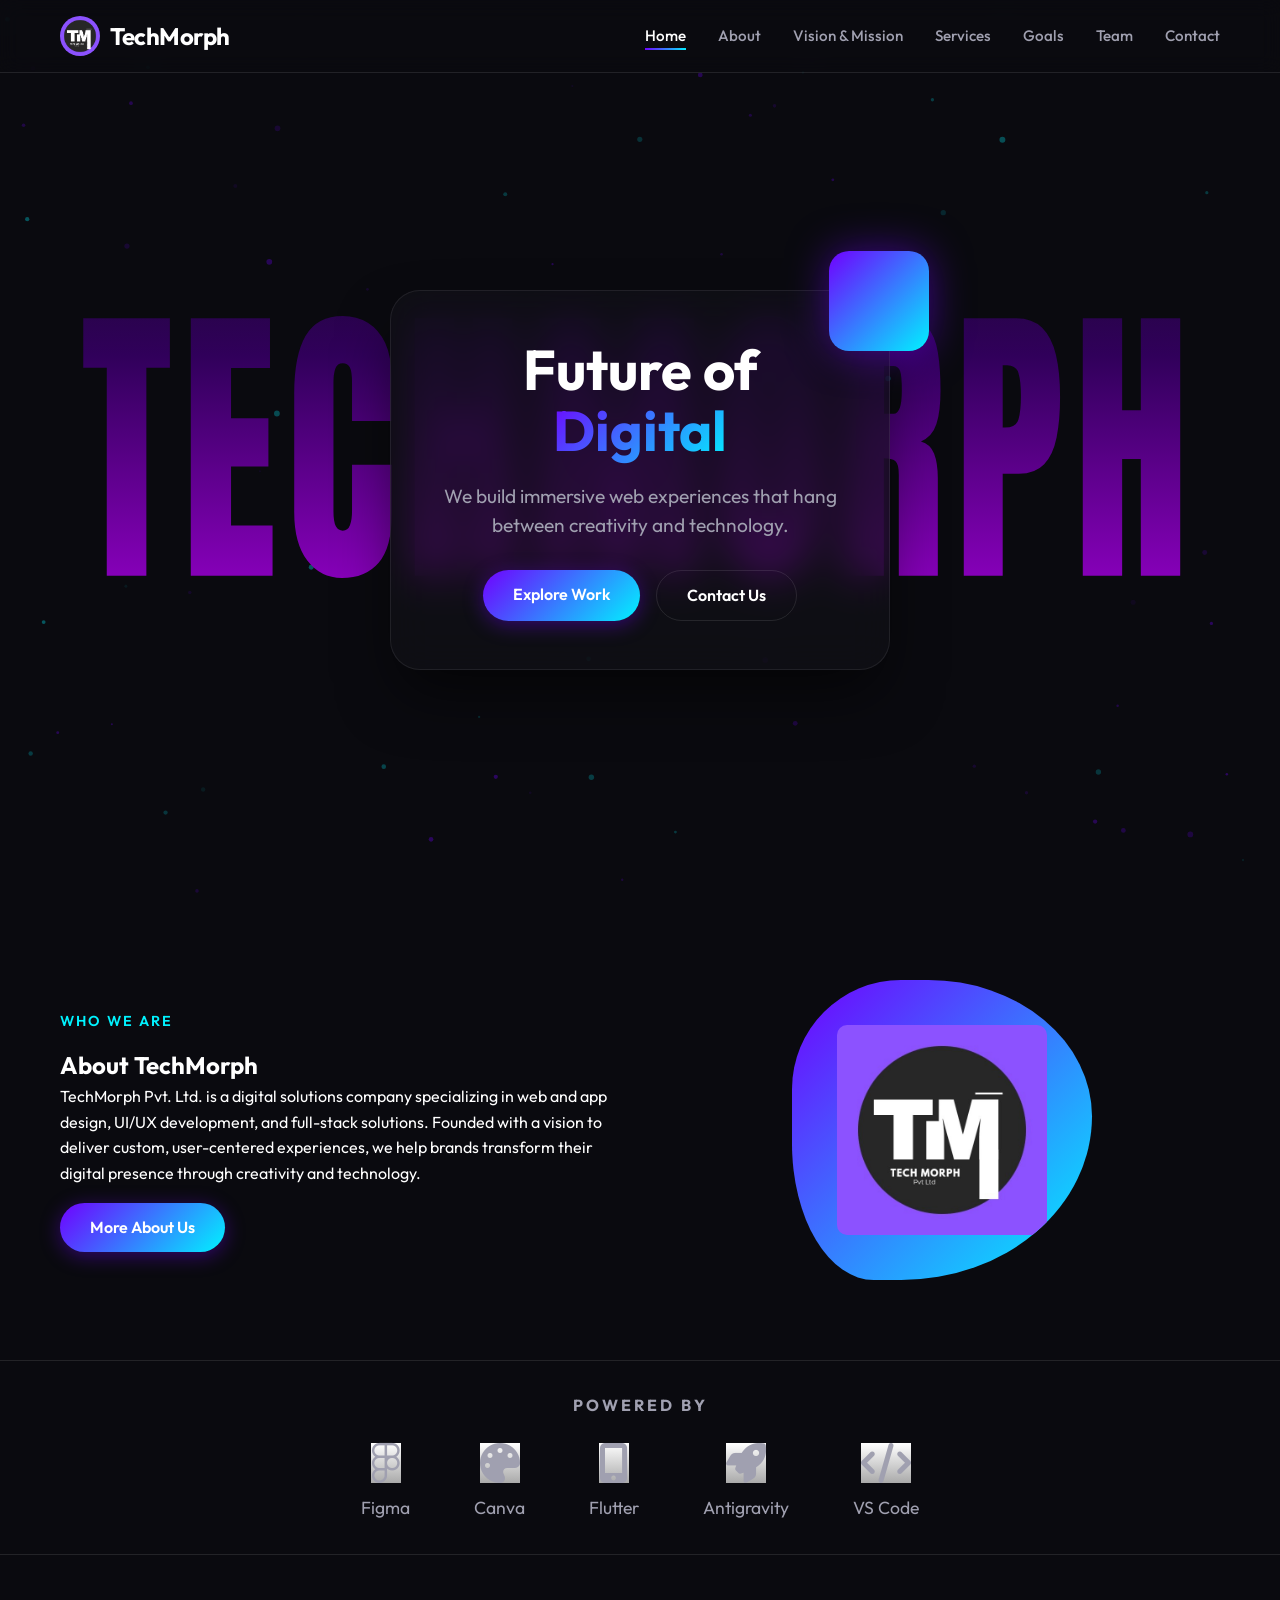
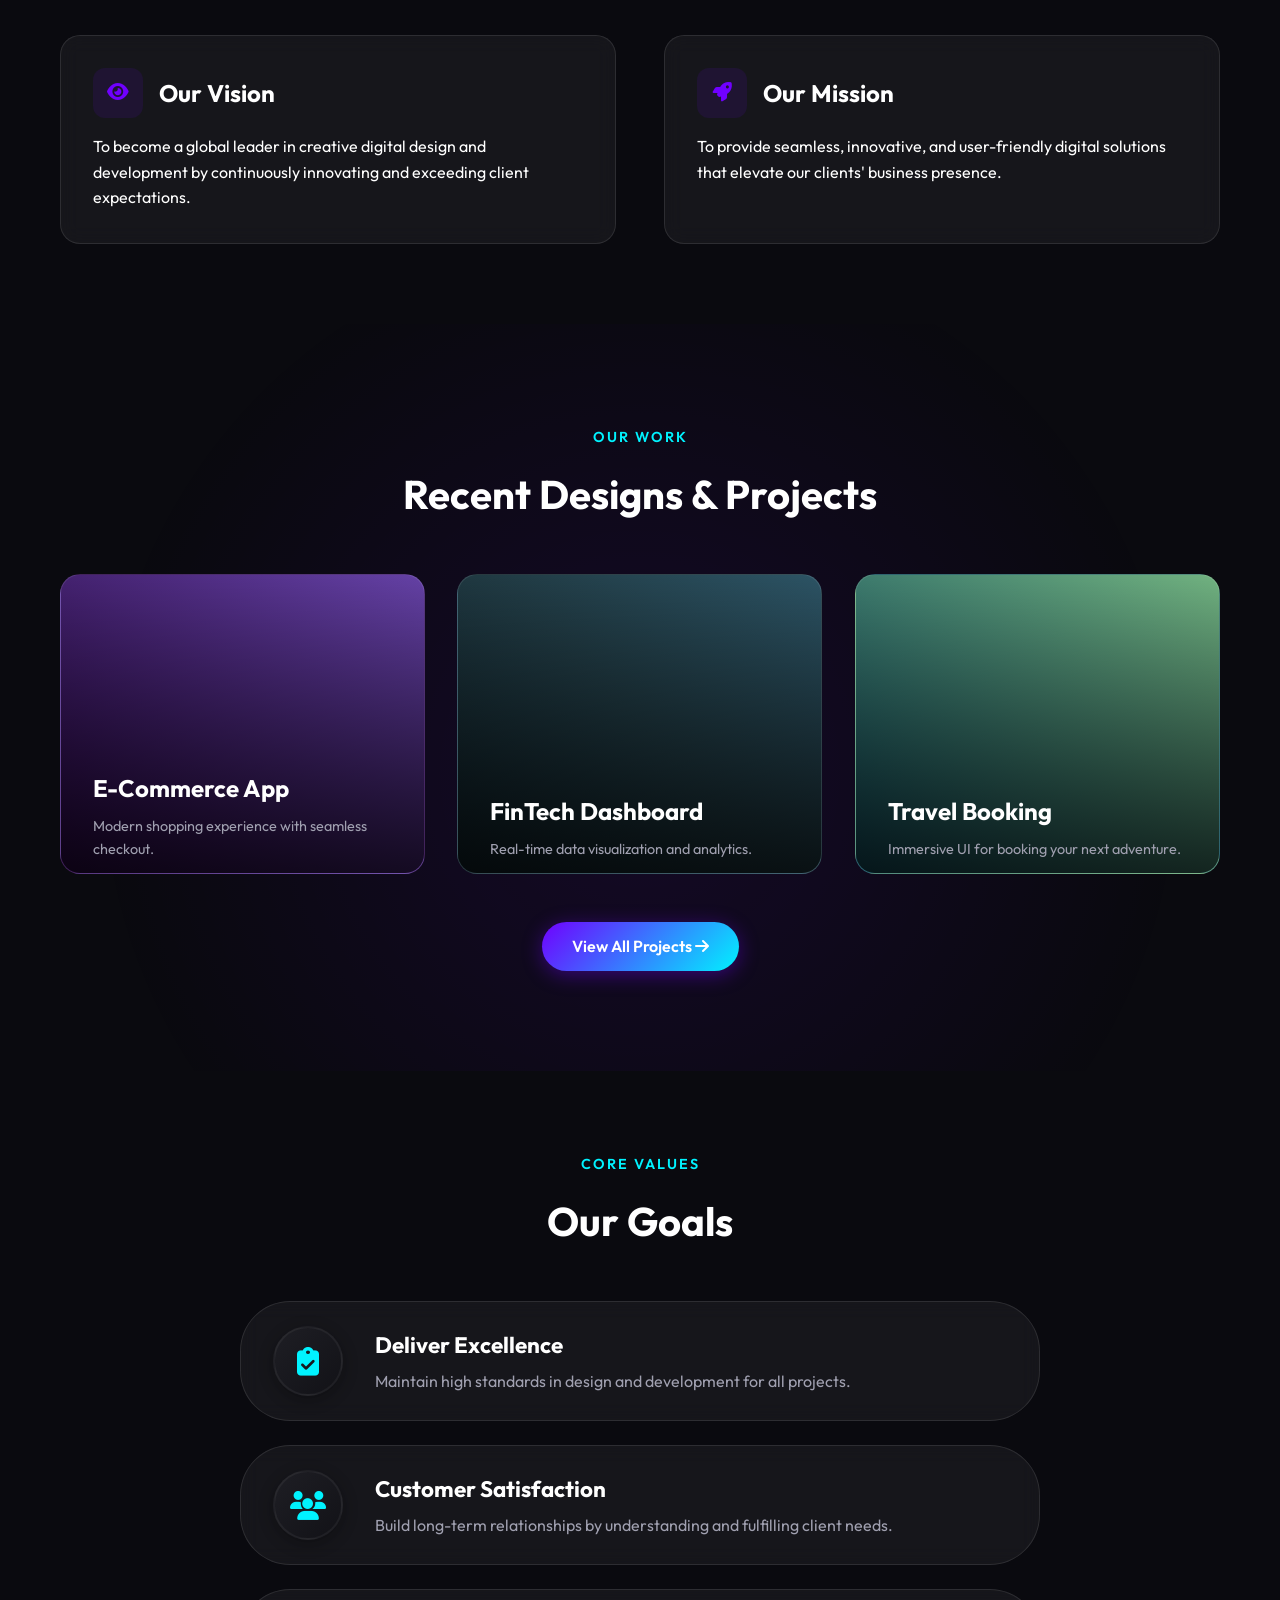
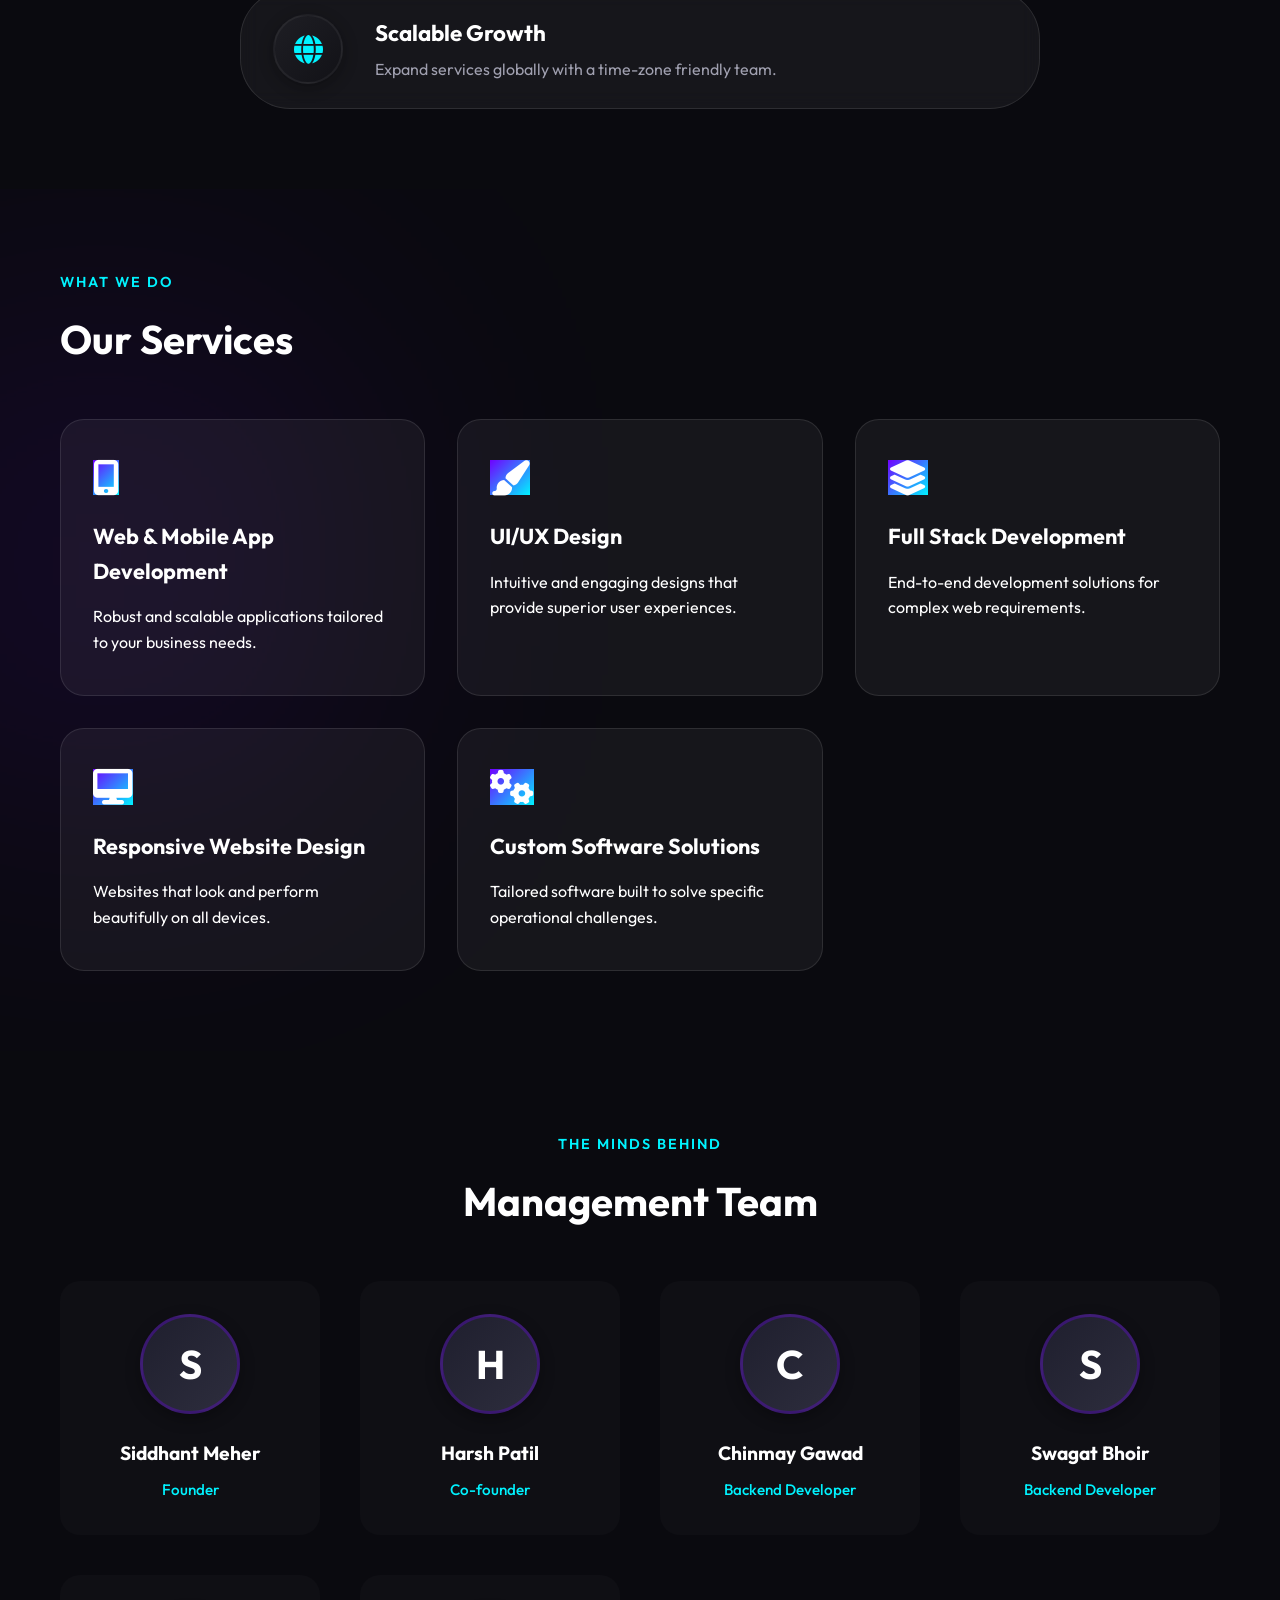
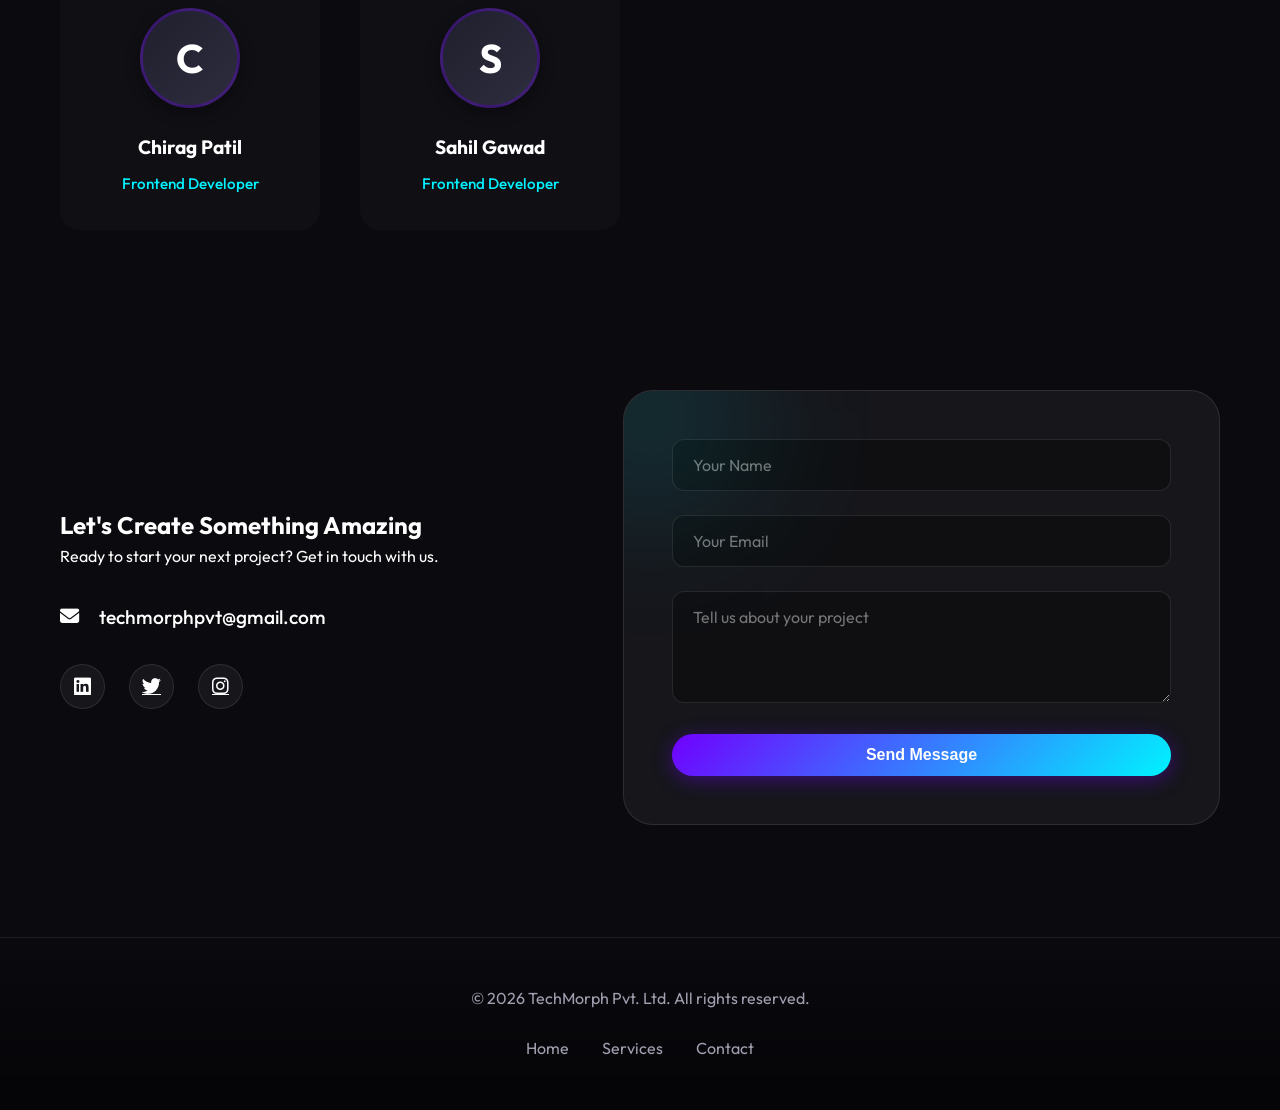
<file: index.html>
<!DOCTYPE html>
<html lang="en">

<head>
    <meta charset="UTF-8">
    <meta name="viewport" content="width=device-width, initial-scale=1.0">
    <title>TechMorph Pvt. Ltd. - Digital Solutions</title>
    <meta name="description"
        content="TechMorph Pvt. Ltd. - Specializing in web and app design, UI/UX development, and full-stack solutions.">
    <link rel="preconnect" href="https://fonts.googleapis.com">
    <link rel="preconnect" href="https://fonts.gstatic.com" crossorigin>
    <link href="https://fonts.googleapis.com/css2?family=Outfit:wght@300;400;500;600;700;800&family=Anton&display=swap"
        rel="stylesheet">
    <link rel="stylesheet" href="style.css">
    <link rel="stylesheet" href="https://cdnjs.cloudflare.com/ajax/libs/font-awesome/6.4.0/css/all.min.css">
</head>

<body>
    <canvas id="particles-canvas"></canvas>

    <nav class="navbar">
        <div class="container nav-container">
            <a href="#home" class="logo">
                <img src="logo.jpg" alt="TechMorph Logo" class="logo-img">
                <span>TechMorph</span>
            </a>
            <div class="nav-toggle" id="nav-toggle">
                <i class="fas fa-bars"></i>
            </div>
            <ul class="nav-links" id="nav-links">
                <li><a href="#home" class="active">Home</a></li>
                <li><a href="#about">About</a></li>
                <li><a href="#vision-mission">Vision & Mission</a></li>
                <li><a href="#services">Services</a></li>
                <li><a href="#goals">Goals</a></li>
                <li><a href="#team">Team</a></li>
                <li><a href="#contact">Contact</a></li>
            </ul>
        </div>
    </nav>

    <div class="scanlines"></div>

    <header id="home" class="hero-stage">
        <!-- THE BACKGROUND TEXT -->
        <div class="depth-text">TECHMORPH</div>

        <!-- THE FOREGROUND ELEMENT (Sitting in front of text) -->
        <div class="foreground-object">
            <div class="floating-cube"></div>
            <div class="hero-content-inner">
                <h1 class="animate-text" style="font-size: 3.5rem; line-height: 1.1; margin-bottom: 20px;">
                    Future of <br><span class="gradient-text">Digital</span>
                </h1>
                <p class="animate-text delay-1" style="color: #a0a0b0; margin-bottom: 30px; font-size: 1.2rem;">
                    We build immersive web experiences that hang between creativity and technology.
                </p>
                <div class="hero-btns animate-text delay-2" style="justify-content: center;">
                    <a href="#portfolio" class="btn btn-primary">Explore Work</a>
                    <a href="#contact" class="btn btn-secondary">Contact Us</a>
                </div>
            </div>
        </div>
    </header>

    <section id="about" class="section about-section">
        <div class="container">
            <div class="grid-2-col center-vertical">
                <div class="about-text">
                    <span class="section-tag">Who We Are</span>
                    <h2>About TechMorph</h2>
                    <p>
                        TechMorph Pvt. Ltd. is a digital solutions company specializing in web and app design, UI/UX
                        development, and full-stack solutions.
                        Founded with a vision to deliver custom, user-centered experiences, we help brands transform
                        their digital presence through creativity and technology.
                    </p>
                    <a href="#contact" class="btn btn-primary mt-2">More About Us</a>
                </div>
                <div class="about-visual">
                    <div class="blob-shape">
                        <img src="logo.jpg" alt="TechMorph Logo" class="about-logo">
                    </div>
                </div>
            </div>
        </div>
    </section>

    <!-- Tech Stack Section (New) -->
    <section class="section tech-stack-section">
        <div class="container center-text">
            <h3>Powered By</h3>
            <div class="tech-icons">
                <div class="tech-item"><i class="fab fa-figma"></i> <span>Figma</span></div>
                <div class="tech-item"><i class="fas fa-palette"></i> <span>Canva</span></div>
                <div class="tech-item"><i class="fas fa-mobile-alt"></i> <span>Flutter</span></div>
                <div class="tech-item"><i class="fas fa-rocket"></i> <span>Antigravity</span></div>
                <div class="tech-item"><i class="fas fa-code"></i> <span>VS Code</span></div>
            </div>
        </div>
    </section>

    <section id="vision-mission" class="section">
        <div class="container">
            <div class="grid-2-col">
                <div class="card glass-card hover-glow">
                    <div class="card-header">
                        <div class="icon-box"><i class="fas fa-eye"></i></div>
                        <h3>Our Vision</h3>
                    </div>
                    <p>To become a global leader in creative digital design and development by continuously innovating
                        and exceeding client expectations.</p>
                </div>
                <div class="card glass-card hover-glow">
                    <div class="card-header">
                        <div class="icon-box"><i class="fas fa-rocket"></i></div>
                        <h3>Our Mission</h3>
                    </div>
                    <p>To provide seamless, innovative, and user-friendly digital solutions that elevate our clients'
                        business presence.</p>
                </div>
            </div>
        </div>
    </section>

    <!-- Recent Projects Section (New) -->
    <section id="portfolio" class="section projects-section parallax-container">
        <div class="parallax-bg"></div>
        <div class="container">
            <div class="section-header center-text">
                <span class="section-tag">Our Work</span>
                <h2>Recent Designs & Projects</h2>
            </div>
            <div class="projects-preview-grid">
                <div class="project-card-preview tilt-effect">
                    <div class="preview-content">
                        <h3>E-Commerce App</h3>
                        <p>Modern shopping experience with seamless checkout.</p>
                    </div>
                </div>
                <div class="project-card-preview tilt-effect">
                    <div class="preview-content">
                        <h3>FinTech Dashboard</h3>
                        <p>Real-time data visualization and analytics.</p>
                    </div>
                </div>
                <div class="project-card-preview tilt-effect">
                    <div class="preview-content">
                        <h3>Travel Booking</h3>
                        <p>Immersive UI for booking your next adventure.</p>
                    </div>
                </div>
            </div>
            <div class="center-text mt-3">
                <a href="projects.html" class="btn btn-primary pulse-btn">View All Projects <i
                        class="fas fa-arrow-right"></i></a>
            </div>
        </div>
    </section>

    <section id="goals" class="section goals-section">
        <div class="container">
            <div class="section-header center-text">
                <span class="section-tag">Core Values</span>
                <h2>Our Goals</h2>
            </div>
            <div class="goals-list-wrapper">
                <div class="goal-item glass-card">
                    <div class="goal-icon-large"><i class="fas fa-clipboard-check"></i></div>
                    <div class="goal-content">
                        <h4>Deliver Excellence</h4>
                        <p>Maintain high standards in design and development for all projects.</p>
                    </div>
                </div>
                <div class="goal-item glass-card">
                    <div class="goal-icon-large"><i class="fas fa-users"></i></div>
                    <div class="goal-content">
                        <h4>Customer Satisfaction</h4>
                        <p>Build long-term relationships by understanding and fulfilling client needs.</p>
                    </div>
                </div>
                <div class="goal-item glass-card">
                    <div class="goal-icon-large"><i class="fas fa-globe"></i></div>
                    <div class="goal-content">
                        <h4>Scalable Growth</h4>
                        <p>Expand services globally with a time-zone friendly team.</p>
                    </div>
                </div>
            </div>
        </div>
    </section>

    <section id="services" class="section services-section">
        <div class="container">
            <div class="section-header">
                <span class="section-tag">What We Do</span>
                <h2>Our Services</h2>
            </div>
            <div class="services-grid">
                <div class="service-card">
                    <i class="fas fa-mobile-alt"></i>
                    <h3>Web & Mobile App Development</h3>
                    <p>Robust and scalable applications tailored to your business needs.</p>
                </div>
                <div class="service-card">
                    <i class="fas fa-paint-brush"></i>
                    <h3>UI/UX Design</h3>
                    <p>Intuitive and engaging designs that provide superior user experiences.</p>
                </div>
                <div class="service-card">
                    <i class="fas fa-layer-group"></i>
                    <h3>Full Stack Development</h3>
                    <p>End-to-end development solutions for complex web requirements.</p>
                </div>
                <div class="service-card">
                    <i class="fas fa-desktop"></i>
                    <h3>Responsive Website Design</h3>
                    <p>Websites that look and perform beautifully on all devices.</p>
                </div>
                <div class="service-card">
                    <i class="fas fa-cogs"></i>
                    <h3>Custom Software Solutions</h3>
                    <p>Tailored software built to solve specific operational challenges.</p>
                </div>
            </div>
        </div>
    </section>

    <section id="team" class="section team-section">
        <div class="container">
            <div class="section-header center-text">
                <span class="section-tag">The Minds Behind</span>
                <h2>Management Team</h2>
            </div>
            <div class="team-grid">
                <!-- Team Members -->
                <div class="team-member">
                    <div class="member-avatar">S</div>
                    <h4>Siddhant Meher</h4>
                    <span class="role">Founder</span>
                </div>
                <div class="team-member">
                    <div class="member-avatar">H</div>
                    <h4>Harsh Patil</h4>
                    <span class="role">Co-founder</span>
                </div>
                <div class="team-member">
                    <div class="member-avatar">C</div>
                    <h4>Chinmay Gawad</h4>
                    <span class="role">Backend Developer</span>
                </div>
                <div class="team-member">
                    <div class="member-avatar">S</div>
                    <h4>Swagat Bhoir</h4>
                    <span class="role">Backend Developer</span>
                </div>
                <div class="team-member">
                    <div class="member-avatar">C</div>
                    <h4>Chirag Patil</h4>
                    <span class="role">Frontend Developer</span>
                </div>
                <div class="team-member">
                    <div class="member-avatar">S</div>
                    <h4>Sahil Gawad</h4>
                    <span class="role">Frontend Developer</span>
                </div>
            </div>
        </div>
    </section>

    <section id="contact" class="section contact-section">
        <div class="container">
            <div class="contact-wrapper">
                <div class="contact-info">
                    <h2>Let's Create Something Amazing</h2>
                    <p>Ready to start your next project? Get in touch with us.</p>
                    <div class="info-item">
                        <i class="fas fa-envelope"></i>
                        <a href="mailto:techmorphpvt@gmail.com">techmorphpvt@gmail.com</a>
                    </div>
                    <!-- Placeholder social links -->
                    <div class="social-links">
                        <a href="#"><i class="fab fa-linkedin"></i></a>
                        <a href="#"><i class="fab fa-twitter"></i></a>
                        <a href="#"><i class="fab fa-instagram"></i></a>
                    </div>
                </div>
                <div class="contact-form-wrapper">
                    <form class="contact-form">
                        <div class="form-group">
                            <input type="text" placeholder="Your Name" required>
                        </div>
                        <div class="form-group">
                            <input type="email" placeholder="Your Email" required>
                        </div>
                        <div class="form-group">
                            <textarea placeholder="Tell us about your project" rows="4" required></textarea>
                        </div>
                        <button type="submit" class="btn btn-primary full-width">Send Message</button>
                    </form>
                </div>
            </div>
        </div>
    </section>

    <footer class="footer">
        <div class="container">
            <div class="footer-content">
                <p>&copy; 2026 TechMorph Pvt. Ltd. All rights reserved.</p>
                <div class="footer-links">
                    <a href="#home">Home</a>
                    <a href="#services">Services</a>
                    <a href="#contact">Contact</a>
                </div>
            </div>
        </div>
    </footer>

    <script src="script.js"></script>
</body>

</html>
</file>
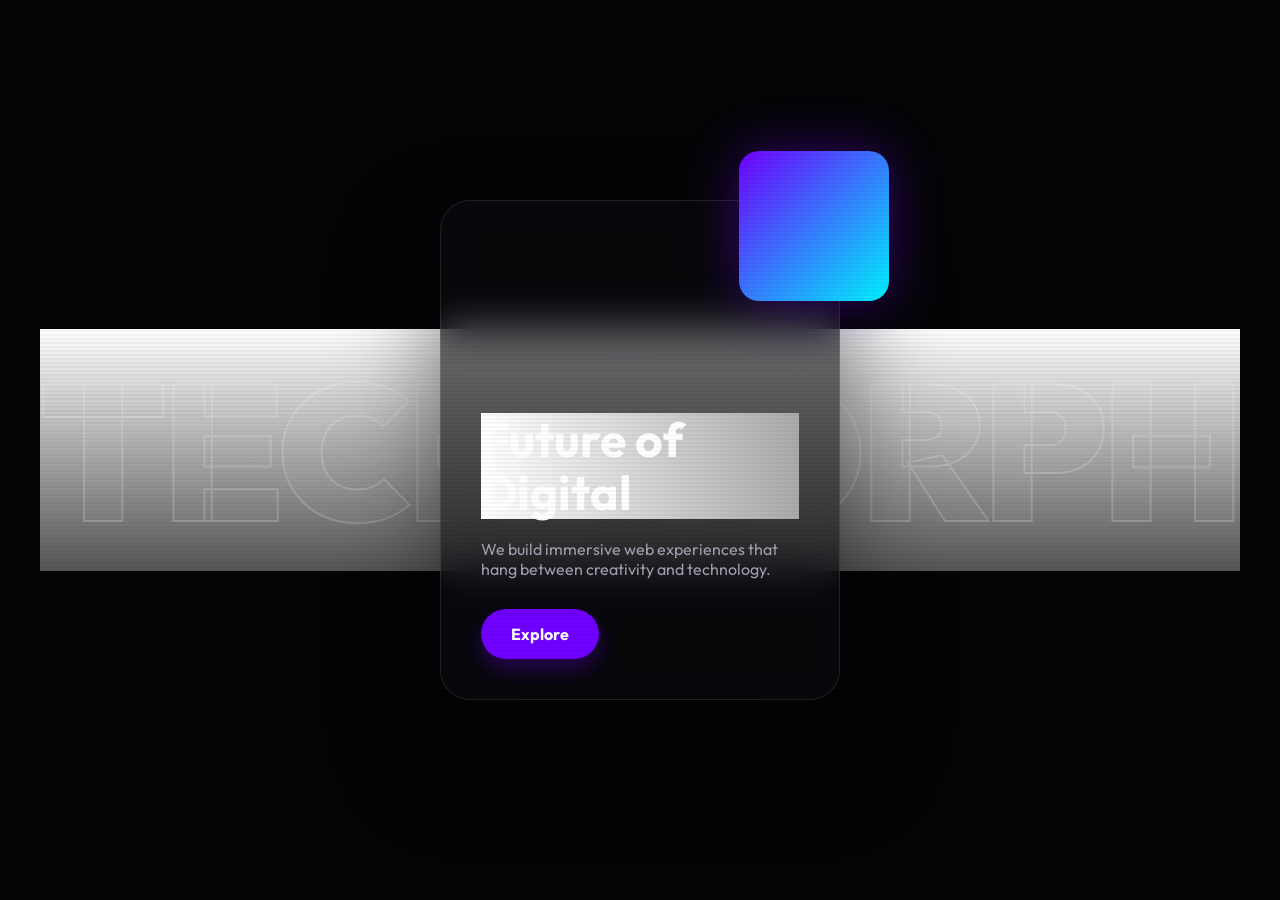
<file: concept_hero.html>
<!DOCTYPE html>
<html lang="en">

<head>
    <meta charset="UTF-8">
    <meta name="viewport" content="width=device-width, initial-scale=1.0">
    <title>TechMorph Concept - Depth Hero</title>
    <link href="https://fonts.googleapis.com/css2?family=Outfit:wght@300;400;700;900&display=swap" rel="stylesheet">
    <style>
        * {
            margin: 0;
            padding: 0;
            box-sizing: border-box;
        }

        body {
            background-color: #050507;
            font-family: 'Outfit', sans-serif;
            overflow-x: hidden;
            height: 100vh;
            color: white;
            display: flex;
            align-items: center;
            justify-content: center;
        }

        /* 1. The Container for 3D Layering */
        .hero-stage {
            position: relative;
            width: 100%;
            height: 100vh;
            display: flex;
            align-items: center;
            justify-content: center;
            perspective: 1000px;
            /* Essential for 3D feel */
            overflow: hidden;
        }

        /* 2. The Background Text (TECHMORPH) */
        .depth-text {
            position: absolute;
            font-size: 15vw;
            /* Huge responsive text */
            font-weight: 900;
            text-transform: uppercase;
            color: transparent;
            -webkit-text-stroke: 2px rgba(255, 255, 255, 0.1);
            /* Outline effect like reference */
            background: linear-gradient(to bottom, #fff, #555);

            text-align: center;
            z-index: 1;
            /* Behind foreground, in front of background */
            top: 50%;
            left: 50%;
            transform: translate(-50%, -50%);
            letter-spacing: -5px;
            pointer-events: none;
            white-space: nowrap;
        }

        /* Optional: Fill variation */
        .depth-text::after {
            content: 'TECHMORPH';
            position: absolute;
            top: 0;
            left: 0;
            width: 100%;
            height: 100%;
            color: rgba(255, 255, 255, 0.03);
            /* Subtle fill */
            z-index: -1;
        }

        /* 3. The Foreground Element (In Front) */
        .foreground-object {
            position: relative;
            z-index: 10;
            /* MUST be higher than text */
            width: 400px;
            height: 500px;
            background: rgba(10, 10, 15, 0.6);
            backdrop-filter: blur(20px);
            border: 1px solid rgba(255, 255, 255, 0.1);
            border-radius: 30px;
            box-shadow: 0 50px 100px rgba(0, 0, 0, 0.5);
            display: flex;
            flex-direction: column;
            justify-content: flex-end;
            padding: 40px;
            transform-style: preserve-3d;
            animation: float 6s ease-in-out infinite;
        }

        /* Simulating the "hanging" object or 3D element */
        .floating-cube {
            position: absolute;
            top: -50px;
            right: -50px;
            width: 150px;
            height: 150px;
            background: linear-gradient(135deg, #7000ff, #00f3ff);
            border-radius: 20px;
            box-shadow: 0 0 50px rgba(112, 0, 255, 0.4);
            z-index: 12;
            animation: float-delayed 8s ease-in-out infinite;
        }

        .content {
            z-index: 11;
        }

        h1 {
            font-size: 3rem;
            line-height: 1.1;
            background: linear-gradient(to right, #fff, #aaa);

            margin-bottom: 20px;
        }

        p {
            color: #a0a0b0;
            margin-bottom: 30px;
        }

        .btn {
            padding: 15px 30px;
            background: #7000ff;
            color: white;
            text-decoration: none;
            border-radius: 50px;
            font-weight: bold;
            display: inline-block;
            box-shadow: 0 10px 20px rgba(112, 0, 255, 0.3);
        }

        /* Animations */
        @keyframes float {

            0%,
            100% {
                transform: translateY(0) rotateX(0);
            }

            50% {
                transform: translateY(-20px) rotateX(5deg);
            }
        }

        @keyframes float-delayed {

            0%,
            100% {
                transform: translateY(0) rotate(0);
            }

            50% {
                transform: translateY(-30px) rotate(10deg);
            }
        }

        .scanlines {
            position: fixed;
            top: 0;
            left: 0;
            width: 100%;
            height: 100%;
            background: linear-gradient(to bottom, transparent 50%, rgba(0, 0, 0, 0.3) 51%);
            background-size: 100% 4px;
            pointer-events: none;
            z-index: 99;
            opacity: 0.1;
        }
    </style>
</head>

<body>
    <div class="scanlines"></div>
    <div class="hero-stage">
        <!-- THE BACKGROUND TEXT -->
        <div class="depth-text">TECHMORPH</div>

        <!-- THE FOREGROUND ELEMENT (Sitting in front of text) -->
        <div class="foreground-object">
            <div class="floating-cube"></div> <!-- Represents the 3D element -->
            <div class="content">
                <h1>Future of<br>Digital</h1>
                <p>We build immersive web experiences that hang between creativity and technology.</p>
                <a href="#" class="btn">Explore</a>
            </div>
        </div>
    </div>
</body>

</html>
</file>
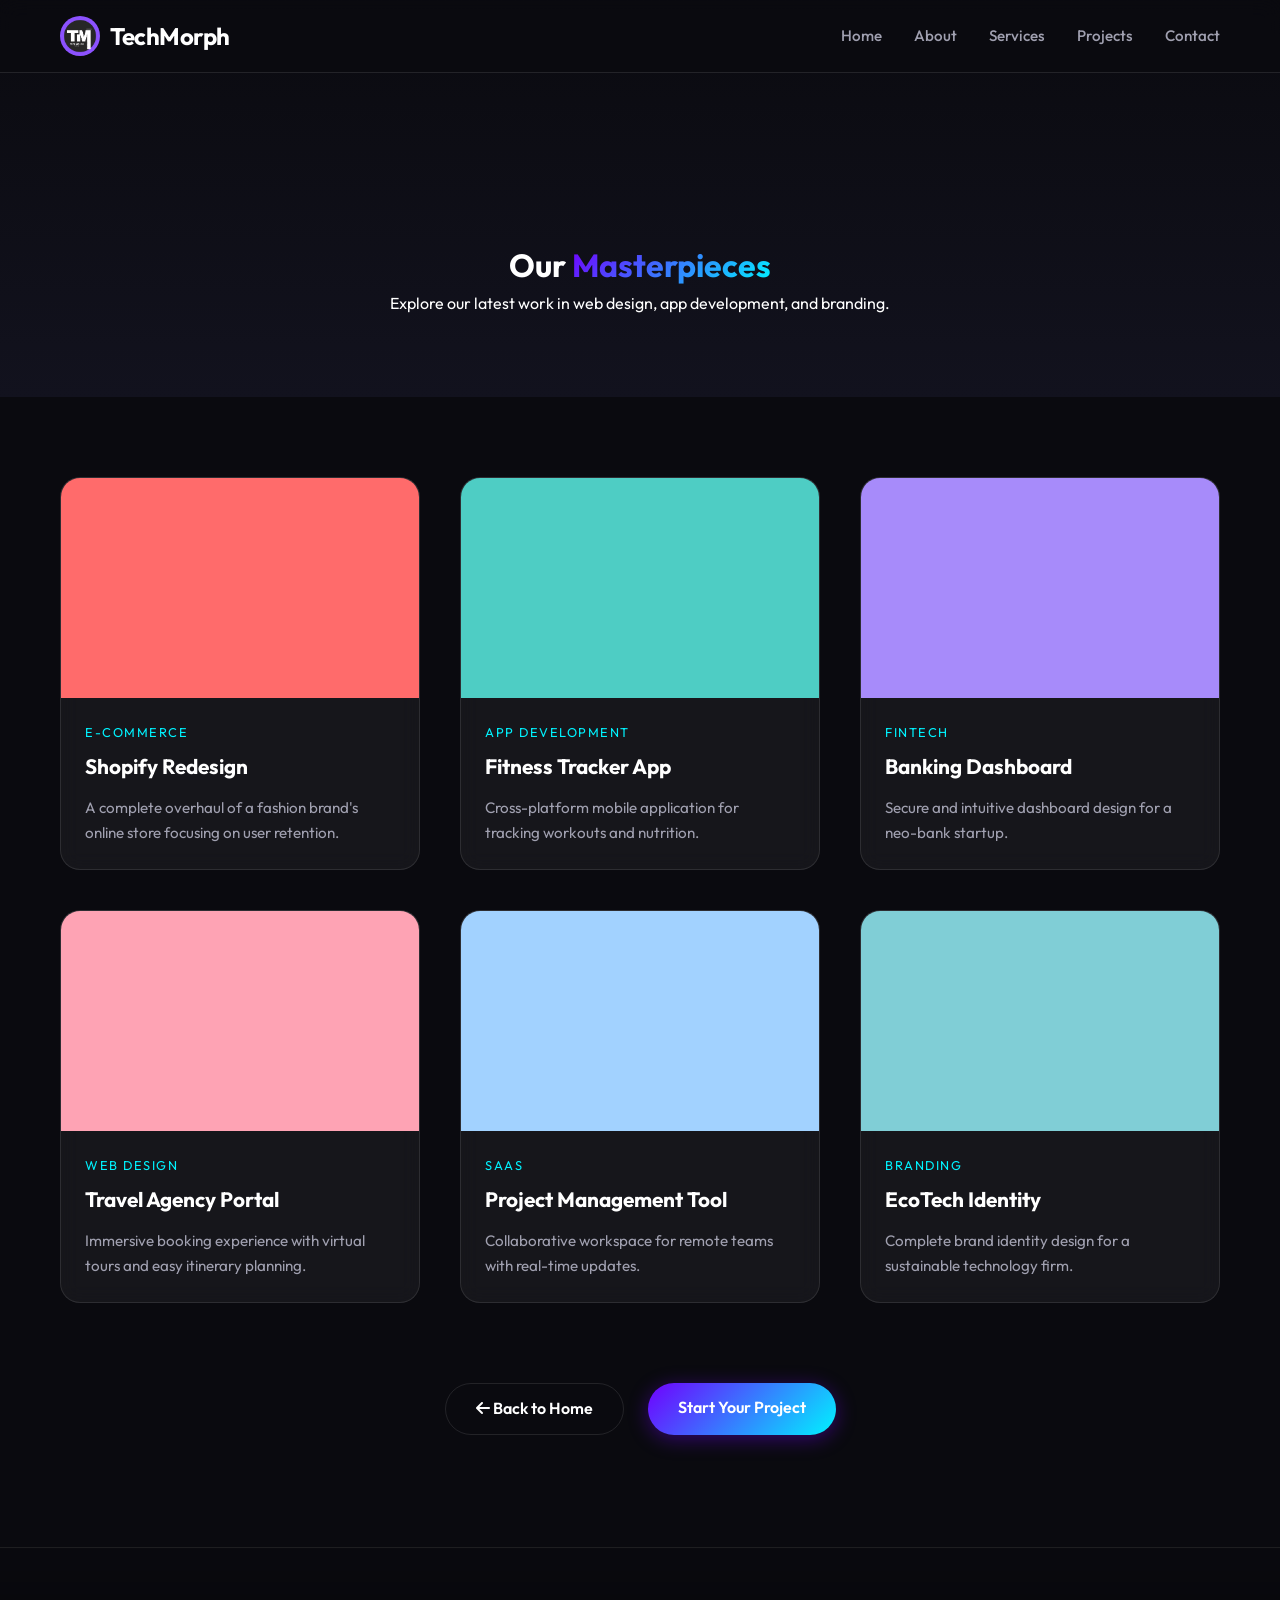
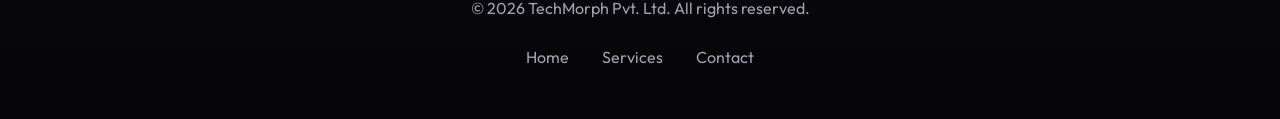
<file: projects.html>
<!DOCTYPE html>
<html lang="en">

<head>
    <meta charset="UTF-8">
    <meta name="viewport" content="width=device-width, initial-scale=1.0">
    <title>Projects - TechMorph Pvt. Ltd.</title>
    <link rel="preconnect" href="https://fonts.googleapis.com">
    <link rel="preconnect" href="https://fonts.gstatic.com" crossorigin>
    <link href="https://fonts.googleapis.com/css2?family=Outfit:wght@300;400;500;600;700;800&display=swap"
        rel="stylesheet">
    <link rel="stylesheet" href="style.css">
    <link rel="stylesheet" href="https://cdnjs.cloudflare.com/ajax/libs/font-awesome/6.4.0/css/all.min.css">
</head>

<body>
    <canvas id="particles-canvas"></canvas>

    <nav class="navbar">
        <div class="container nav-container">
            <a href="index.html" class="logo">
                <img src="logo.jpg" alt="TechMorph Logo" class="logo-img">
                <span>TechMorph</span>
            </a>
            <div class="nav-toggle" id="nav-toggle">
                <i class="fas fa-bars"></i>
            </div>
            <ul class="nav-links" id="nav-links">
                <li><a href="index.html">Home</a></li>
                <li><a href="index.html#about">About</a></li>
                <li><a href="index.html#services">Services</a></li>
                <li><a href="#" class="active">Projects</a></li>
                <li><a href="index.html#contact">Contact</a></li>
            </ul>
        </div>
    </nav>

    <header class="page-header">
        <div class="container center-text">
            <h1 class="animate-text">Our <span class="gradient-text">Masterpieces</span></h1>
            <p class="animate-text delay-1">Explore our latest work in web design, app development, and branding.</p>
        </div>
    </header>

    <section class="section projects-grid-section">
        <div class="container">
            <div class="projects-grid">
                <!-- Project 1 -->
                <div class="project-card glass-card hover-lift">
                    <div class="project-image">
                        <div class="placeholder-img color-1"></div>
                        <div class="overlay">
                            <a href="#" class="view-btn"><i class="fas fa-external-link-alt"></i> View</a>
                        </div>
                    </div>
                    <div class="project-info">
                        <span class="category">E-Commerce</span>
                        <h3>Shopify Redesign</h3>
                        <p>A complete overhaul of a fashion brand's online store focusing on user retention.</p>
                    </div>
                </div>

                <!-- Project 2 -->
                <div class="project-card glass-card hover-lift">
                    <div class="project-image">
                        <div class="placeholder-img color-2"></div>
                        <div class="overlay">
                            <a href="#" class="view-btn"><i class="fas fa-external-link-alt"></i> View</a>
                        </div>
                    </div>
                    <div class="project-info">
                        <span class="category">App Development</span>
                        <h3>Fitness Tracker App</h3>
                        <p>Cross-platform mobile application for tracking workouts and nutrition.</p>
                    </div>
                </div>

                <!-- Project 3 -->
                <div class="project-card glass-card hover-lift">
                    <div class="project-image">
                        <div class="placeholder-img color-3"></div>
                        <div class="overlay">
                            <a href="#" class="view-btn"><i class="fas fa-external-link-alt"></i> View</a>
                        </div>
                    </div>
                    <div class="project-info">
                        <span class="category">FinTech</span>
                        <h3>Banking Dashboard</h3>
                        <p>Secure and intuitive dashboard design for a neo-bank startup.</p>
                    </div>
                </div>

                <!-- Project 4 -->
                <div class="project-card glass-card hover-lift">
                    <div class="project-image">
                        <div class="placeholder-img color-4"></div>
                        <div class="overlay">
                            <a href="#" class="view-btn"><i class="fas fa-external-link-alt"></i> View</a>
                        </div>
                    </div>
                    <div class="project-info">
                        <span class="category">Web Design</span>
                        <h3>Travel Agency Portal</h3>
                        <p>Immersive booking experience with virtual tours and easy itinerary planning.</p>
                    </div>
                </div>

                <!-- Project 5 -->
                <div class="project-card glass-card hover-lift">
                    <div class="project-image">
                        <div class="placeholder-img color-5"></div>
                        <div class="overlay">
                            <a href="#" class="view-btn"><i class="fas fa-external-link-alt"></i> View</a>
                        </div>
                    </div>
                    <div class="project-info">
                        <span class="category">SaaS</span>
                        <h3>Project Management Tool</h3>
                        <p>Collaborative workspace for remote teams with real-time updates.</p>
                    </div>
                </div>

                <!-- Project 6 -->
                <div class="project-card glass-card hover-lift">
                    <div class="project-image">
                        <div class="placeholder-img color-6"></div>
                        <div class="overlay">
                            <a href="#" class="view-btn"><i class="fas fa-external-link-alt"></i> View</a>
                        </div>
                    </div>
                    <div class="project-info">
                        <span class="category">Branding</span>
                        <h3>EcoTech Identity</h3>
                        <p>Complete brand identity design for a sustainable technology firm.</p>
                    </div>
                </div>
            </div>

            <div class="center-text mt-5 button-group">
                <a href="index.html" class="btn btn-secondary"><i class="fas fa-arrow-left"></i> Back to Home</a>
                <a href="index.html#contact" class="btn btn-primary">Start Your Project</a>
            </div>
        </div>
    </section>

    <footer class="footer">
        <div class="container">
            <div class="footer-content">
                <p>&copy; 2026 TechMorph Pvt. Ltd. All rights reserved.</p>
                <div class="footer-links">
                    <a href="index.html">Home</a>
                    <a href="index.html#services">Services</a>
                    <a href="index.html#contact">Contact</a>
                </div>
            </div>
        </div>
    </footer>

    <script src="script.js"></script>
</body>

</html>
</file>
<file: style.css>
:root {
    --bg-dark: #0a0a0f;
    --bg-card: rgba(255, 255, 255, 0.05);
    --primary: #7000ff;
    --primary-glow: rgba(112, 0, 255, 0.5);
    --secondary: #00f3ff;
    --text-main: #ffffff;
    --text-muted: #a0a0b0;
    --gradient-main: linear-gradient(135deg, #7000ff, #00f3ff);
    --gradient-blob: linear-gradient(135deg, #7000ff 0%, #3d009e 100%);
    --glass-border: rgba(255, 255, 255, 0.1);
    --font-main: 'Outfit', sans-serif;
    --transition: all 0.3s cubic-bezier(0.4, 0, 0.2, 1);
}

* {
    margin: 0;
    padding: 0;
    box-sizing: border-box;
    scroll-behavior: smooth;
}

body {
    font-family: var(--font-main);
    background-color: var(--bg-dark);
    color: var(--text-main);
    overflow-x: hidden;
    line-height: 1.6;
}

/* Background Particle Canvas */
#particles-canvas {
    position: fixed;
    top: 0;
    left: 0;
    width: 100%;
    height: 100%;
    z-index: -1;
    opacity: 0.6;
}

/* Background Decorations (Blobs) */
.bg-blob {
    position: absolute;
    border-radius: 50%;
    filter: blur(100px);
    z-index: -1;
    opacity: 0.4;
    animation: float 10s ease-in-out infinite;
}

/* Container */
.container {
    max-width: 1200px;
    margin: 0 auto;
    padding: 0 20px;
}

.mt-2 {
    margin-top: 1rem;
}

.mt-5 {
    margin-top: 5rem;
}

.button-group {
    display: flex;
    justify-content: center;
    gap: 1.5rem;
    flex-wrap: wrap;
}

.hero-btns {
    display: flex;
    gap: 1rem;
}

/* Navigation */
.navbar {
    position: fixed;
    top: 0;
    width: 100%;
    z-index: 1000;
    background: rgba(10, 10, 15, 0.8);
    backdrop-filter: blur(10px);
    padding: 1rem 0;
    border-bottom: 1px solid var(--glass-border);
}

.nav-container {
    display: flex;
    justify-content: space-between;
    align-items: center;
}

.logo {
    display: flex;
    align-items: center;
    gap: 10px;
    text-decoration: none;
    color: var(--text-main);
    font-weight: 700;
    font-size: 1.5rem;
    letter-spacing: -0.5px;
}

.logo-img {
    width: 40px;
    height: 40px;
    border-radius: 50%;
    object-fit: cover;
}

.nav-links {
    display: flex;
    gap: 2rem;
    list-style: none;
}

.nav-links a {
    text-decoration: none;
    color: var(--text-muted);
    font-weight: 500;
    transition: var(--transition);
    position: relative;
    font-size: 0.95rem;
}

.nav-links a:hover,
.nav-links a.active {
    color: var(--text-main);
}

.nav-links a::after {
    content: '';
    position: absolute;
    bottom: -5px;
    left: 0;
    width: 0;
    height: 2px;
    background: var(--gradient-main);
    transition: var(--transition);
}

.nav-links a:hover::after,
.nav-links a.active::after {
    width: 100%;
}

.nav-toggle {
    display: none;
    font-size: 1.5rem;
    cursor: pointer;
}

/* Hero Section */
.hero-section {
    min-height: 100vh;
    display: flex;
    align-items: center;
    position: relative;
    padding-top: 80px;
    overflow: hidden;
}

/* Decorative Curves */
.hero-section::after {
    content: '';
    position: absolute;
    bottom: -50px;
    right: -100px;
    width: 500px;
    height: 500px;
    background: var(--gradient-blob);
    border-radius: 40% 60% 70% 30% / 40% 50% 60% 50%;
    filter: blur(60px);
    opacity: 0.3;
    z-index: 0;
}

.hero-content {
    position: relative;
    z-index: 2;
    max-width: 600px;
}

.hero-section h1 {
    font-size: 4.5rem;
    line-height: 1.1;
    margin-bottom: 1.5rem;
    font-weight: 800;
}

.gradient-text {
    background: var(--gradient-main);
    -webkit-background-clip: text;
    -webkit-text-fill-color: transparent;
    background-clip: text;
}

.hero-subtitle {
    font-size: 1.25rem;
    color: var(--text-muted);
    margin-bottom: 2.5rem;
    max-width: 500px;
}

.hero-btns {
    display: flex;
    gap: 1rem;
}

.btn {
    display: inline-block;
    padding: 12px 30px;
    border-radius: 50px;
    text-decoration: none;
    font-weight: 600;
    transition: var(--transition);
    cursor: pointer;
    font-size: 1rem;
}

.btn-primary {
    background: var(--gradient-main);
    color: white;
    box-shadow: 0 4px 20px rgba(112, 0, 255, 0.4);
    border: none;
}

.btn-primary:hover {
    transform: translateY(-2px);
    box-shadow: 0 6px 25px rgba(112, 0, 255, 0.6);
}

.btn-secondary {
    background: transparent;
    color: var(--text-main);
    border: 1px solid var(--glass-border);
}

.btn-secondary:hover {
    background: var(--bg-card);
    border-color: var(--primary);
}

.mt-2 {
    margin-top: 1rem;
}

/* Glowing Orbs for Decorations */
.glowing-orb {
    position: absolute;
    border-radius: 50%;
    filter: blur(80px);
    z-index: 1;
}

.orb-1 {
    width: 300px;
    height: 300px;
    background: var(--primary-glow);
    top: 10%;
    right: 5%;
    animation: float 10s ease-in-out infinite;
}

.orb-2 {
    width: 200px;
    height: 200px;
    background: rgba(0, 243, 255, 0.3);
    bottom: 10%;
    left: -5%;
    animation: float 15s ease-in-out infinite reverse;
}

@keyframes float {

    0%,
    100% {
        transform: translate(0, 0);
    }

    50% {
        transform: translate(20px, -20px);
    }
}

/* Sections General */
.section {
    padding: 80px 0;
    position: relative;
    z-index: 2;
}

.section-header {
    margin-bottom: 3rem;
}

.center-text {
    text-align: center;
}

.section-tag {
    display: inline-block;
    font-size: 0.9rem;
    font-weight: 600;
    color: var(--secondary);
    text-transform: uppercase;
    letter-spacing: 2px;
    margin-bottom: 0.8rem;
}

.section-header h2 {
    font-size: 2.5rem;
    font-weight: 700;
}

/* Glass Card Style */
.glass-card {
    background: var(--bg-card);
    backdrop-filter: blur(10px);
    border: 1px solid var(--glass-border);
    border-radius: 20px;
    padding: 2rem;
    transition: var(--transition);
}

.hover-glow:hover {
    border-color: var(--primary);
    box-shadow: 0 4px 30px rgba(112, 0, 255, 0.15);
    transform: translateY(-5px);
}

/* Grids */
.grid-2-col {
    display: grid;
    grid-template-columns: 1fr 1fr;
    gap: 3rem;
}

.center-vertical {
    align-items: center;
}

.grid-3-col {
    display: grid;
    grid-template-columns: repeat(3, 1fr);
    gap: 2rem;
}

/* About Section Visual */
.about-visual {
    display: flex;
    justify-content: center;
    position: relative;
}

.blob-shape {
    width: 300px;
    height: 300px;
    background: var(--gradient-main);
    border-radius: 40% 60% 70% 30% / 40% 50% 60% 50%;
    display: flex;
    /* Centers the image */
    align-items: center;
    justify-content: center;
    animation: morph 8s ease-in-out infinite;
    position: relative;
    overflow: hidden;
}

@keyframes morph {

    0%,
    100% {
        border-radius: 40% 60% 70% 30% / 40% 50% 60% 50%;
    }

    34% {
        border-radius: 70% 30% 50% 50% / 30% 30% 70% 70%;
    }

    67% {
        border-radius: 100% 60% 60% 100% / 100% 100% 60% 60%;
    }
}

.about-logo {
    width: 70%;
    height: auto;
    /* mix-blend-mode: multiply;  Removed as transparent PNG is better, giving basic style*/
    border-radius: 10px;
}

/* Tech Stack */
.tech-stack-section {
    padding: 2rem 0;
    background: rgba(255, 255, 255, 0.02);
    border-top: 1px solid var(--glass-border);
    border-bottom: 1px solid var(--glass-border);
}

.tech-stack-section h3 {
    font-size: 1rem;
    color: var(--text-muted);
    text-transform: uppercase;
    letter-spacing: 3px;
    margin-bottom: 1.5rem;
}

.tech-icons {
    display: flex;
    justify-content: center;
    gap: 4rem;
    flex-wrap: wrap;
}

.tech-item {
    display: flex;
    flex-direction: column;
    align-items: center;
    gap: 0.5rem;
    font-size: 1.1rem;
    color: var(--text-muted);
    transition: var(--transition);
}

.tech-item i {
    font-size: 2.5rem;
    margin-bottom: 0.2rem;
    background: linear-gradient(to bottom, #fff, #aaa);

}

.tech-item:hover {
    color: var(--text-main);
    transform: translateY(-5px);
}

.tech-item:hover i {
    background: var(--gradient-main);

}


/* Vision/Mission Cards */
.card-header {
    display: flex;
    align-items: center;
    gap: 1rem;
    margin-bottom: 1rem;
}

.icon-box {
    width: 50px;
    height: 50px;
    background: rgba(112, 0, 255, 0.1);
    border-radius: 12px;
    display: flex;
    align-items: center;
    justify-content: center;
    font-size: 1.2rem;
    color: var(--primary);
}

.card h3 {
    font-size: 1.5rem;
}

/* Goals (List Style) */
.goals-list-wrapper {
    display: flex;
    flex-direction: column;
    gap: 1.5rem;
    max-width: 800px;
    margin: 0 auto;
}

.goal-item {
    display: flex;
    align-items: center;
    gap: 2rem;
    padding: 1.5rem 2rem;
    border-radius: 50px;
    /* Pill shape like reference somewhat */
}

.goal-icon-large {
    width: 70px;
    height: 70px;
    background: linear-gradient(135deg, #1e1e24, #121217);
    border-radius: 50%;
    display: flex;
    align-items: center;
    justify-content: center;
    font-size: 1.8rem;
    color: var(--secondary);
    border: 2px solid var(--bg-card);
    box-shadow: 0 4px 15px rgba(0, 0, 0, 0.3);
}

.goal-content h4 {
    font-size: 1.4rem;
    margin-bottom: 0.3rem;
    color: var(--text-main);
}

.goal-content p {
    color: var(--text-muted);
    font-size: 1rem;
}


/* Services */
.services-section {
    position: relative;
    overflow: hidden;
}

/* Service Blob */
.services-section::before {
    content: '';
    position: absolute;
    top: 20%;
    left: -100px;
    width: 400px;
    height: 400px;
    background: var(--primary);
    filter: blur(150px);
    opacity: 0.15;
    z-index: 0;
}

.services-grid {
    display: grid;
    grid-template-columns: repeat(auto-fit, minmax(300px, 1fr));
    gap: 2rem;
    position: relative;
    z-index: 1;
}

.service-card {
    background: var(--bg-card);
    border: 1px solid var(--glass-border);
    border-radius: 24px;
    padding: 2.5rem 2rem;
    transition: var(--transition);
    position: relative;
    overflow: hidden;
}

.service-card::after {
    content: '';
    position: absolute;
    bottom: 0;
    right: 0;
    width: 100px;
    height: 100px;
    background: var(--gradient-main);
    filter: blur(60px);
    opacity: 0;
    transition: var(--transition);
    border-radius: 50%;
}

.service-card:hover::after {
    opacity: 0.4;
}

.service-card:hover {
    transform: translateY(-8px);
    border-color: rgba(112, 0, 255, 0.3);
}

.service-card i {
    font-size: 2.2rem;
    margin-bottom: 1.5rem;
    background: var(--gradient-main);

}

.service-card h3 {
    margin-bottom: 1rem;
    font-size: 1.35rem;
}

/* Team */
.team-grid {
    display: grid;
    grid-template-columns: repeat(auto-fit, minmax(220px, 1fr));
    gap: 2.5rem;
}

.team-member {
    background: rgba(255, 255, 255, 0.02);
    padding: 2rem;
    border-radius: 20px;
    text-align: center;
    border: 1px solid transparent;
    /* No border by default */
    transition: var(--transition);
}

.team-member:hover {
    background: var(--bg-card);
    border-color: var(--glass-border);
    transform: translateY(-10px);
}

.member-avatar {
    width: 100px;
    height: 100px;
    background: linear-gradient(135deg, #1f1f2e, #2d2d3d);
    border-radius: 50%;
    margin: 0 auto 1.5rem;
    display: flex;
    align-items: center;
    justify-content: center;
    font-size: 2.5rem;
    font-weight: 700;
    color: var(--text-main);
    border: 3px solid rgba(112, 0, 255, 0.3);
    box-shadow: 0 5px 15px rgba(0, 0, 0, 0.3);
}

.team-member h4 {
    margin-bottom: 0.5rem;
    font-size: 1.2rem;
    color: var(--text-main);
}

.team-member .role {
    font-size: 0.95rem;
    color: var(--secondary);
    font-weight: 500;
}

/* Contact */
.contact-wrapper {
    display: flex;
    gap: 4rem;
    align-items: stretch;
}

.contact-info {
    flex: 1;
    display: flex;
    flex-direction: column;
    justify-content: center;
}

.contact-form-wrapper {
    flex: 1;
    background: var(--bg-card);
    padding: 3rem;
    border-radius: 30px;
    border: 1px solid var(--glass-border);
    position: relative;
    overflow: hidden;
}

.contact-form-wrapper::before {
    content: '';
    position: absolute;
    top: -50px;
    left: -50px;
    width: 150px;
    height: 150px;
    background: var(--secondary);
    filter: blur(80px);
    opacity: 0.2;
}

.info-item {
    display: flex;
    align-items: center;
    gap: 20px;
    font-size: 1.2rem;
    margin: 2rem 0;
}

.info-box-icon {
    width: 50px;
    height: 50px;
    background: var(--bg-card);
    border-radius: 50%;
    display: flex;
    align-items: center;
    justify-content: center;
    color: var(--secondary);
    border: 1px solid var(--glass-border);
}

.info-item a {
    color: var(--text-main);
    text-decoration: none;
    transition: 0.3s;
    font-weight: 500;
}

.info-item a:hover {
    color: var(--primary);
}

.social-links {
    display: flex;
    gap: 1.5rem;
}

.social-links a {
    width: 45px;
    height: 45px;
    border-radius: 50%;
    background: var(--bg-card);
    display: flex;
    align-items: center;
    justify-content: center;
    color: var(--text-main);
    font-size: 1.2rem;
    transition: 0.3s;
    border: 1px solid var(--glass-border);
}

.social-links a:hover {
    background: var(--primary);
    color: white;
    transform: translateY(-5px);
    border-color: var(--primary);
}

.form-group {
    margin-bottom: 1.5rem;
}

.form-group input,
.form-group textarea {
    width: 100%;
    padding: 15px 20px;
    background: rgba(0, 0, 0, 0.3);
    border: 1px solid var(--glass-border);
    border-radius: 12px;
    color: white;
    font-family: var(--font-main);
    outline: none;
    transition: 0.3s;
    font-size: 1rem;
}

.form-group input:focus,
.form-group textarea:focus {
    border-color: var(--primary);
    background: rgba(0, 0, 0, 0.5);
    box-shadow: 0 0 15px rgba(112, 0, 255, 0.1);
}

.full-width {
    width: 100%;
}

/* Footer */
.footer {
    padding: 3rem 0;
    border-top: 1px solid var(--glass-border);
    margin-top: 2rem;
    text-align: center;
    color: var(--text-muted);
    background: linear-gradient(to top, rgba(0, 0, 0, 0.5), transparent);
}

.footer-content {
    display: flex;
    flex-direction: column;
    align-items: center;
    gap: 1.5rem;
}

.footer-links a {
    color: var(--text-muted);
    margin: 0 15px;
    text-decoration: none;
    font-size: 1rem;
    transition: 0.3s;
}

.footer-links a:hover {
    color: var(--secondary);
}

/* Animations */
.animate-text {
    opacity: 0;
    transform: translateY(20px);
    animation: fadeInUp 0.8s forwards;
}

.delay-1 {
    animation-delay: 0.2s;
}

.delay-2 {
    animation-delay: 0.4s;
}

@keyframes fadeInUp {
    to {
        opacity: 1;
        transform: translateY(0);
    }
}

/* Mobile Responsive */
@media (max-width: 900px) {
    .hero-section h1 {
        font-size: 3.5rem;
    }

    .grid-2-col {
        grid-template-columns: 1fr;
        gap: 2rem;
    }

    .about-visual {
        margin-top: 2rem;
    }
}

@media (max-width: 768px) {
    .nav-toggle {
        display: block;
    }

    .nav-links {
        position: fixed;
        top: 70px;
        right: -100%;
        width: 100%;
        height: calc(100vh - 70px);
        background: var(--bg-dark);
        flex-direction: column;
        align-items: center;
        padding-top: 3rem;
        transition: 0.4s ease;
    }

    .nav-links.active {
        right: 0;
    }

    .hero-section h1 {
        font-size: 2.8rem;
    }

    .contact-wrapper {
        flex-direction: column;
    }

    .grid-3-col {
        grid-template-columns: 1fr;
    }

    .goal-item {
        flex-direction: column;
        text-align: center;
        padding: 2rem;
    }

    .tech-icons {
        gap: 2rem;
    }
}

/* Projects Section (Home) */
.projects-section {
    position: relative;
    overflow: hidden;
    padding: 100px 0;
}

.parallax-container {
    position: relative;
}

.parallax-bg {
    position: absolute;
    top: 0;
    left: 0;
    width: 100%;
    height: 120%;
    background: radial-gradient(circle at 50% 50%, rgba(112, 0, 255, 0.1), transparent 70%);
    z-index: -1;
    transform: translateY(-20%);
    will-change: transform;
}

.projects-preview-grid {
    display: grid;
    grid-template-columns: repeat(3, 1fr);
    gap: 2rem;
    margin-bottom: 3rem;
}

.project-card-preview {
    height: 300px;
    border-radius: 20px;
    background: var(--bg-card);
    border: 1px solid var(--glass-border);
    position: relative;
    overflow: hidden;
    display: flex;
    align-items: flex-end;
    padding: 2rem;
    cursor: pointer;
    transition: transform 0.1s ease, box-shadow 0.3s ease;
    will-change: transform;
    /* Performance optimization */
}

.project-card-preview::before {
    content: '';
    position: absolute;
    top: 0;
    left: 0;
    width: 100%;
    height: 100%;
    background: linear-gradient(to top, rgba(0, 0, 0, 0.9), transparent);
    z-index: 1;
    opacity: 0.8;
}

.project-card-preview:hover {
    box-shadow: 0 10px 30px rgba(112, 0, 255, 0.2);
    border-color: var(--primary);
}

.project-card-preview .preview-content {
    position: relative;
    z-index: 2;
    transform: translateY(20px);
    transition: 0.3s;
}

.project-card-preview:hover .preview-content {
    transform: translateY(0);
}

.preview-content h3 {
    font-size: 1.5rem;
    margin-bottom: 0.5rem;
    color: var(--text-main);
}

.preview-content p {
    color: var(--text-muted);
    font-size: 0.9rem;
}

/* Background Gradients for Cards (Placeholders) */
.project-card-preview:nth-child(1) {
    background-image: linear-gradient(45deg, #2a0845, #6441a5);
}

.project-card-preview:nth-child(2) {
    background-image: linear-gradient(45deg, #0f2027, #203a43, #2c5364);
}

.project-card-preview:nth-child(3) {
    background-image: linear-gradient(45deg, #134e5e, #71b280);
}

/* Pulse Button */
.pulse-btn {
    animation: pulse-glow 2s infinite;
}

@keyframes pulse-glow {
    0% {
        box-shadow: 0 0 0 0 rgba(112, 0, 255, 0.4);
    }

    70% {
        box-shadow: 0 0 0 15px rgba(112, 0, 255, 0);
    }

    100% {
        box-shadow: 0 0 0 0 rgba(112, 0, 255, 0);
    }
}

/* Projects Page Styles */
.page-header {
    background: linear-gradient(to bottom, var(--bg-dark), #12121e);
    padding: 15rem 0 5rem;
    position: relative;
}

.projects-grid-section {
    padding-bottom: 5rem;
}

.projects-grid {
    display: grid;
    grid-template-columns: repeat(auto-fit, minmax(320px, 1fr));
    gap: 2.5rem;
}

.project-card {
    padding: 0;
    overflow: hidden;
    border-radius: 20px;
    display: flex;
    flex-direction: column;
}

.project-image {
    height: 220px;
    position: relative;
    overflow: hidden;
}

.placeholder-img {
    width: 100%;
    height: 100%;
}

.color-1 {
    background-color: #ff6b6b;
}

.color-2 {
    background-color: #4ecdc4;
}

.color-3 {
    background-color: #a78bfa;
}

.color-4 {
    background-color: #fea3b4;
}

.color-5 {
    background-color: #a2d2ff;
}

.color-6 {
    background-color: #80ced6;
}

.overlay {
    position: absolute;
    top: 0;
    left: 0;
    width: 100%;
    height: 100%;
    background: rgba(0, 0, 0, 0.6);
    display: flex;
    align-items: center;
    justify-content: center;
    opacity: 0;
    transition: 0.3s ease;
}

.project-card:hover .overlay {
    opacity: 1;
}

.view-btn {
    padding: 10px 25px;
    background: white;
    color: black;
    border-radius: 30px;
    text-decoration: none;
    font-weight: 600;
    transform: translateY(20px);
    transition: 0.3s ease;
}

.project-card:hover .view-btn {
    transform: translateY(0);
}

.project-info {
    padding: 1.5rem;
}

.project-info .category {
    font-size: 0.8rem;
    color: var(--secondary);
    text-transform: uppercase;
    letter-spacing: 1.5px;
    margin-bottom: 0.5rem;
    display: block;
}

.project-info h3 {
    margin-bottom: 0.8rem;
    font-size: 1.3rem;
}

.project-info p {
    font-size: 0.95rem;
    color: var(--text-muted);
}

@media (max-width: 900px) {
    .projects-preview-grid {
        grid-template-columns: 1fr;
    }
}

/* === CORRECTED DEPTH HERO STYLES === */

.hero-stage {
    position: relative;
    width: 100%;
    height: 100vh;
    /* Force full viewport height */
    display: flex;
    align-items: center;
    justify-content: center;
    perspective: 1000px;
    overflow: hidden;
    margin-top: 0;
    padding-top: 60px;
    /* Slight offset for navbar, but keep centered */
}

/* Background "TECHMORPH" text */
.depth-text {
    position: absolute;
    top: 50%;
    left: 50%;
    transform: translate(-50%, -50%) scaleY(1.3);
    /* Stretched to look taller like reference */
    font-size: 18vw;
    /* Larger to fill space */
    font-family: 'Anton', sans-serif;
    /* The requested font style */
    font-weight: 400;
    text-transform: uppercase;
    color: transparent;
    /* Gradient matching uploaded image: Deep Violet to Pink/Lavender */
    background: linear-gradient(to bottom, #1a0b2e 0%, #30005a 30%, #b100e8 100%);
    -webkit-background-clip: text;
    background-clip: text;
    white-space: nowrap;
    z-index: 1;
    /* Lowest layer */
    pointer-events: none;
    letter-spacing: 10px;
    width: 100%;
    text-align: center;
}

/* Foreground Glass Card */

/* Foreground Glass Card */
.foreground-object {
    position: relative;
    z-index: 10;
    /* Top layer */
    width: 90%;
    max-width: 500px;
    background: rgba(18, 18, 24, 0.65);
    /* Darker, more premium glass */
    backdrop-filter: blur(20px);
    -webkit-backdrop-filter: blur(20px);
    border: 1px solid rgba(255, 255, 255, 0.08);
    border-radius: 30px;
    padding: 3rem;
    box-shadow: 0 30px 60px -10px rgba(0, 0, 0, 0.6);
    transform-style: preserve-3d;
    animation: hero-float 6s ease-in-out infinite;
    display: flex;
    flex-direction: column;
    justify-content: center;
    align-items: center;
    /* Center text inside */
    text-align: center;
}

.hero-content-inner h1 {
    font-size: 3rem;
    line-height: 1.1;
    margin-bottom: 1.5rem;
    color: white;
}

.hero-content-inner p {
    color: var(--text-muted);
    font-size: 1.1rem;
    margin-bottom: 2rem;
    line-height: 1.5;
}

/* Floating Cube Decoration */
.floating-cube {
    position: absolute;
    top: -40px;
    right: -40px;
    width: 100px;
    height: 100px;
    background: linear-gradient(135deg, #7000ff, #00f3ff);
    border-radius: 20px;
    box-shadow: 0 0 40px rgba(112, 0, 255, 0.5);
    z-index: 11;
    animation: cube-float 8s ease-in-out infinite alternate;
}

/* Animation Keyframes */
@keyframes hero-float {

    0%,
    100% {
        transform: translateY(0);
    }

    50% {
        transform: translateY(-15px);
    }
}

@keyframes cube-float {
    0% {
        transform: translate(0, 0) rotate(0deg);
    }

    100% {
        transform: translate(-10px, -20px) rotate(10deg);
    }
}

/* Fix for subsequent sections overlapping */
.section {
    position: relative;
    background-color: var(--bg-dark);
    /* Ensure background is solid */
    z-index: 5;
}

/* Ensure Scanlines cover everything but allow clicks */
.scanlines {
    display: none;
    /* Removed as requested */
}

/* Responsive Adjustments */
@media (max-width: 768px) {
    .depth-text {
        font-size: 20vw;
        /* Bigger text on mobile to fill screen */
    }

    .foreground-object {
        padding: 2rem;
        width: 85%;
    }

    .hero-content-inner h1 {
        font-size: 2.5rem;
    }

    .floating-cube {
        width: 60px;
        height: 60px;
        top: -20px;
        right: -20px;
    }
}

/* === NEON FUTURISTIC PROJECTS SECTION === */
.neon-projects-section {
    position: relative;
    background-color: #050505;
    padding: 100px 0;
    overflow: hidden;
}

/* Subtle Grain Texture */
.scanlines-texture {
    position: absolute;
    top: 0;
    left: 0;
    width: 100%;
    height: 100%;
    background-image: url("data:image/svg+xml,%3Csvg viewBox='0 0 200 200' xmlns='http://www.w3.org/2000/svg'%3E%3Cfilter id='noiseFilter'%3E%3CfeTurbulence type='fractalNoise' baseFrequency='0.65' numOctaves='3' stitchTiles='stitch'/%3E%3C/filter%3E%3Crect width='100%25' height='100%25' filter='url(%23noiseFilter)' opacity='0.05'/%3E%3C/svg%3E");
    opacity: 0.08;
    pointer-events: none;
    z-index: 1;
}

/* Neon Green Accent Light */
.neon-bg-glow {
    position: absolute;
    top: 20%;
    left: 50%;
    transform: translateX(-50%);
    width: 600px;
    height: 600px;
    background: radial-gradient(circle, rgba(0, 255, 136, 0.15) 0%, transparent 70%);
    filter: blur(80px);
    z-index: 0;
    animation: neon-pulse 5s ease-in-out infinite alternate;
}

.neon-green-text {
    color: #00ff88;
    text-shadow: 0 0 10px rgba(0, 255, 136, 0.5);
    letter-spacing: 3px;
}

.neon-title {
    color: white;
    text-shadow: 0 0 20px rgba(255, 255, 255, 0.2);
}

/* Carousel Layout */
.neon-carousel-container {
    perspective: 1000px;
    margin-top: 3rem;
    overflow: visible;
    /* Allow hover effects to spill out */
}

.neon-carousel {
    display: flex;
    gap: 30px;
    overflow-x: auto;
    padding: 50px 20px;
    /* Padding for hover growth */
    scroll-snap-type: x mandatory;
    scrollbar-width: none;
    /* Firefox */
    -ms-overflow-style: none;
    /* IE */
    justify-content: center;
    /* Center if few items, scroll if many */
}

.neon-carousel::-webkit-scrollbar {
    display: none;
}

/* Neon Card */
.neon-card {
    flex: 0 0 320px;
    height: 450px;
    position: relative;
    border-radius: 20px;
    background: #111;
    overflow: hidden;
    scroll-snap-align: center;
    transition: all 0.5s cubic-bezier(0.25, 0.46, 0.45, 0.94);
    border: 1px solid rgba(255, 255, 255, 0.05);
    box-shadow: 0 10px 30px rgba(0, 0, 0, 0.5);
    transform-style: preserve-3d;
    cursor: pointer;
}

/* Interactive Card Effects */
.neon-card:hover {
    transform: translateY(-15px) scale(1.02);
    border-color: #00ff88;
    box-shadow: 0 0 30px rgba(0, 255, 136, 0.3), inset 0 0 20px rgba(0, 255, 136, 0.1);
}

.card-image-wrapper {
    width: 100%;
    height: 100%;
    position: relative;
    z-index: 1;
}

.card-img {
    width: 100%;
    height: 100%;
    filter: grayscale(100%);
    transition: filter 0.5s ease;
}

.neon-card:hover .card-img {
    filter: grayscale(0%);
}

.neon-overlay {
    position: absolute;
    top: 0;
    left: 0;
    width: 100%;
    height: 100%;
    background: linear-gradient(to top, #000 0%, transparent 80%);
    z-index: 2;
}

/* Content */
.card-content {
    position: absolute;
    bottom: 0;
    left: 0;
    width: 100%;
    padding: 25px;
    z-index: 3;
    transition: transform 0.4s ease;
    transform: translateY(10px);
}

.neon-card:hover .card-content {
    transform: translateY(0);
}

.glass-morphism {
    background: rgba(255, 255, 255, 0.03);
    backdrop-filter: blur(10px);
    border-top: 1px solid rgba(255, 255, 255, 0.1);
}

.card-category {
    display: block;
    font-size: 0.8rem;
    color: #00ff88;
    text-transform: uppercase;
    margin-bottom: 5px;
    letter-spacing: 1.5px;
    text-shadow: 0 0 5px rgba(0, 255, 136, 0.5);
}

.neon-card h3 {
    font-size: 1.5rem;
    margin-bottom: 15px;
    color: white;
}

.btn-link {
    color: #aaa;
    text-decoration: none;
    font-size: 0.9rem;
    transition: color 0.3s;
    display: inline-flex;
    align-items: center;
    gap: 8px;
}

.btn-link:hover {
    color: #00ff88;
}

/* Neon Button */
.btn-neon-green {
    background: transparent;
    color: #00ff88;
    border: 1px solid #00ff88;
    box-shadow: 0 0 10px rgba(0, 255, 136, 0.2);
    padding: 12px 30px;
    border-radius: 50px;
    text-decoration: none;
    font-weight: 600;
    transition: 0.3s;
}

.btn-neon-green:hover {
    background: #00ff88;
    color: black;
    box-shadow: 0 0 30px rgba(0, 255, 136, 0.6);
}

@keyframes neon-pulse {
    0% {
        opacity: 0.1;
        transform: translateX(-50%) scale(1);
    }

    100% {
        opacity: 0.25;
        transform: translateX(-50%) scale(1.1);
    }
}

/* Mobile Adjustments */
@media (max-width: 768px) {
    .neon-carousel {
        padding: 40px 20px;
        justify-content: flex-start;
        /* Ensure scrolling works on small screens */
    }

    .neon-card {
        flex: 0 0 280px;
        height: 400px;
    }
}
</file>
